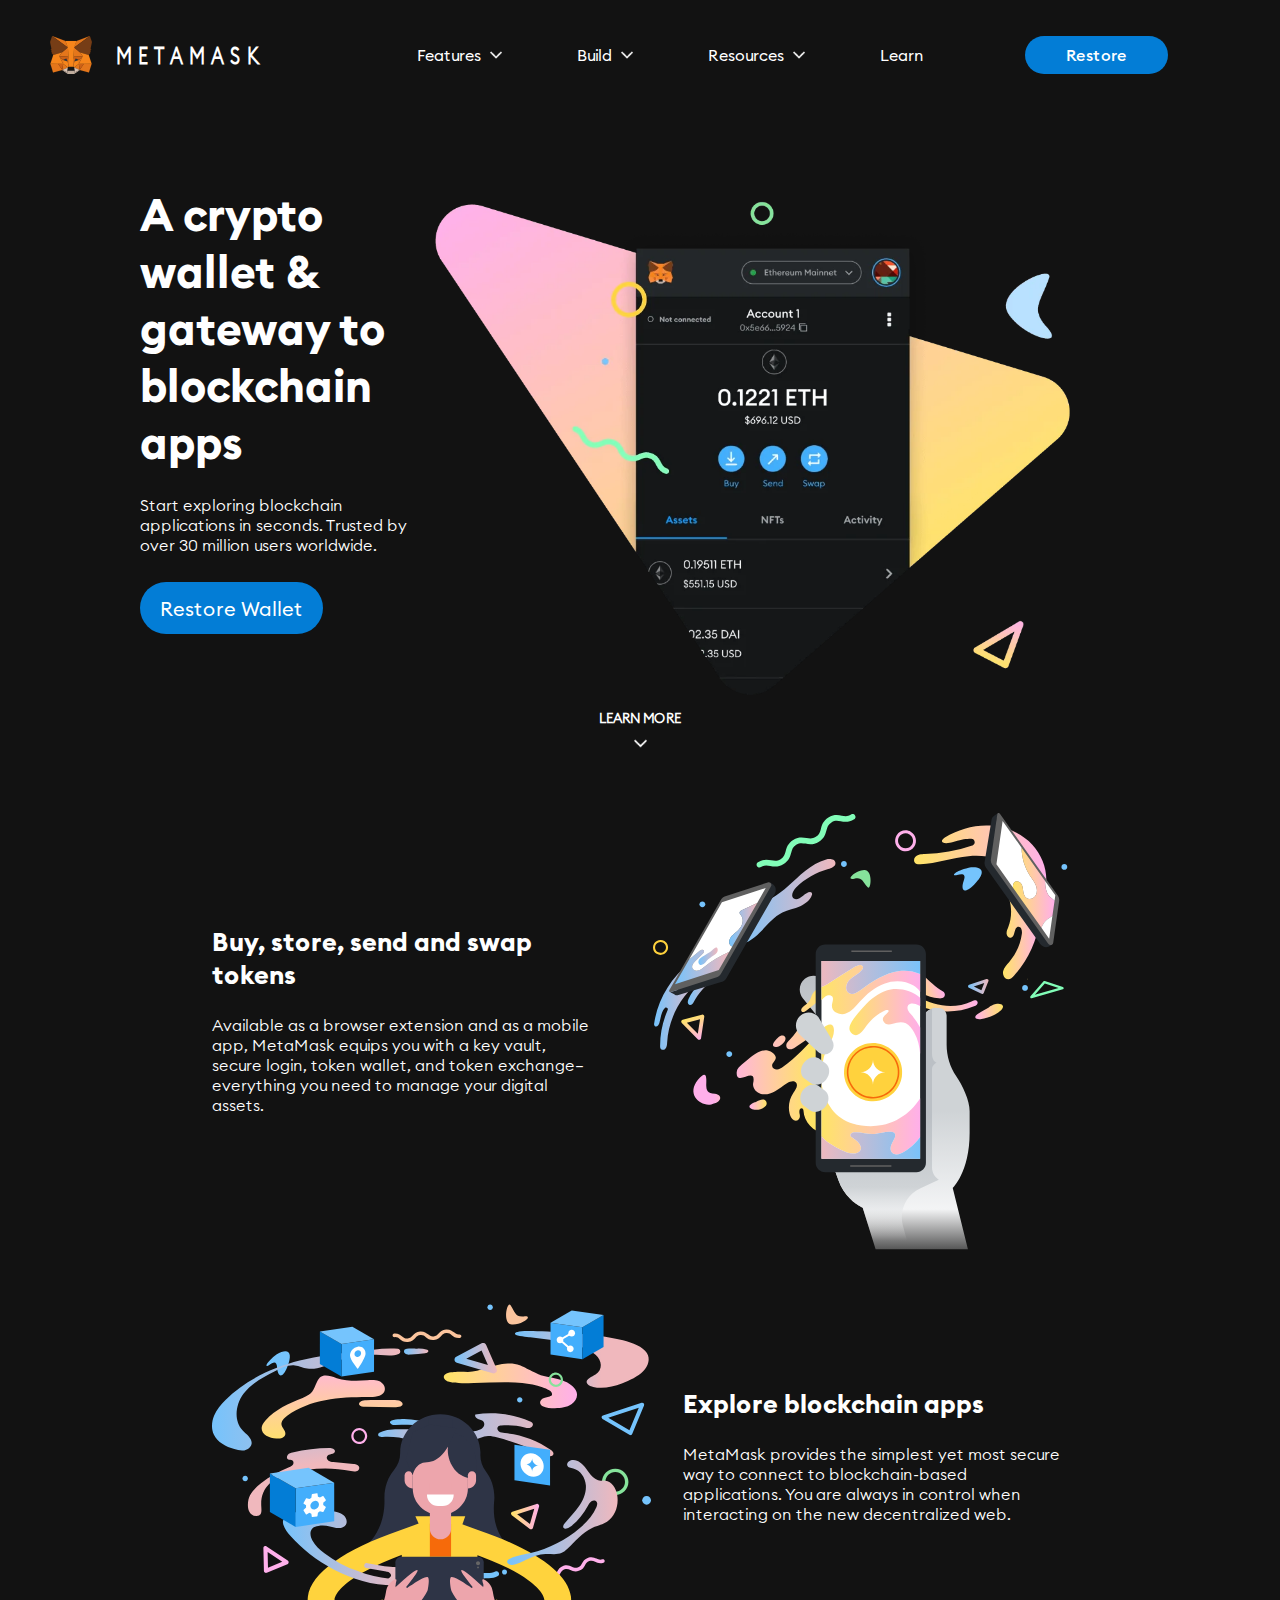
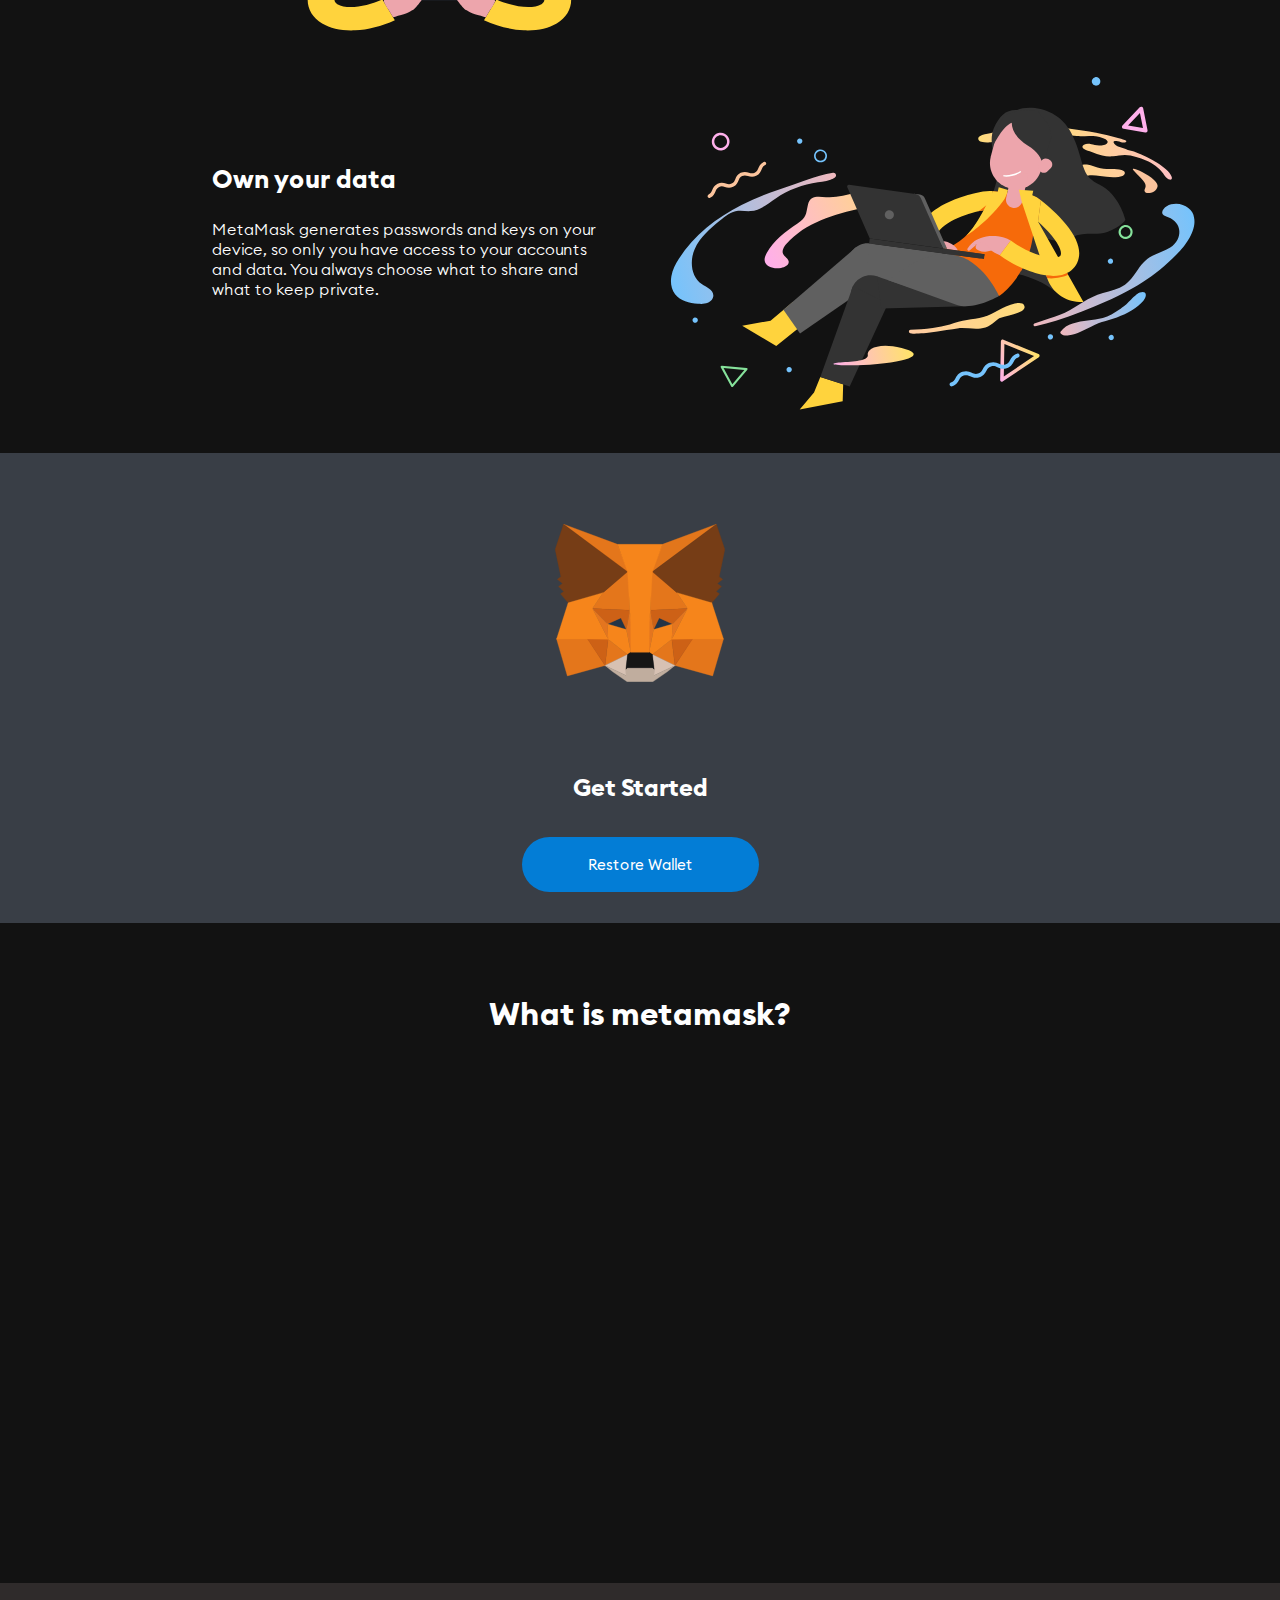
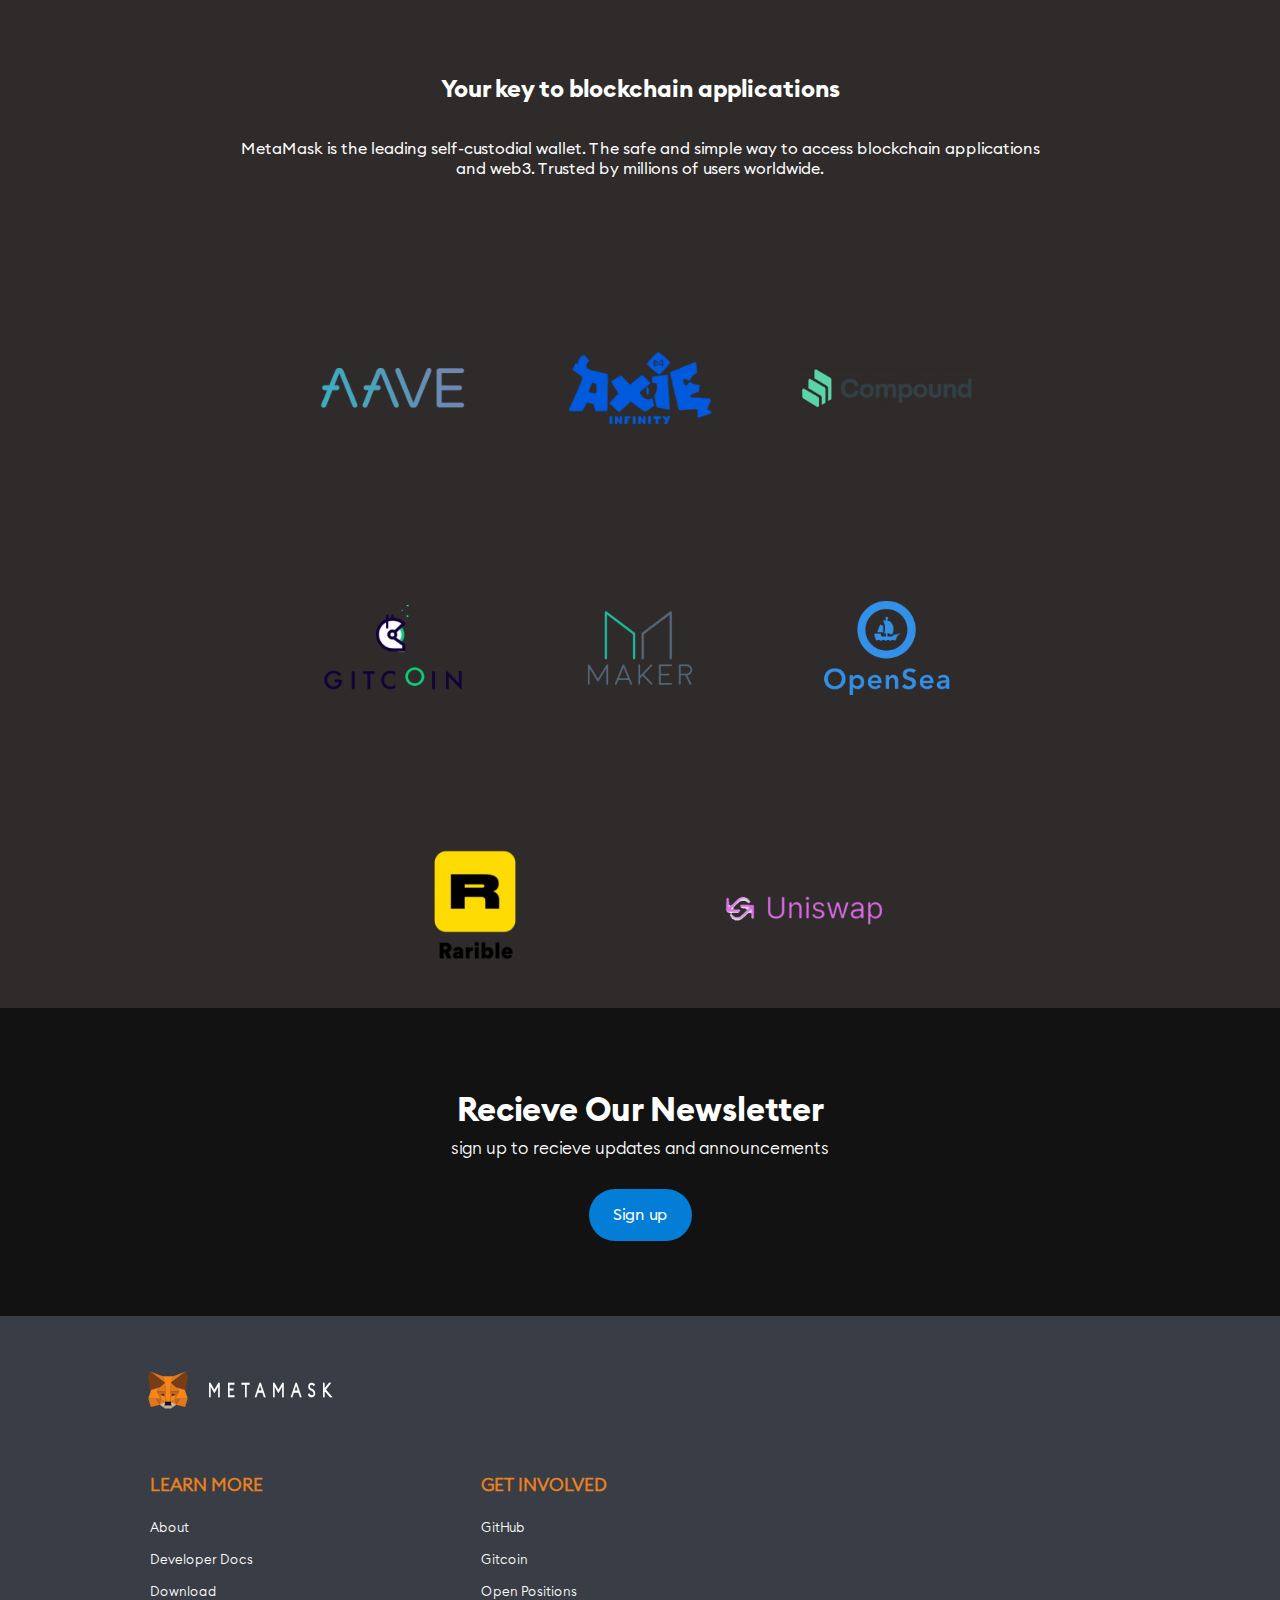
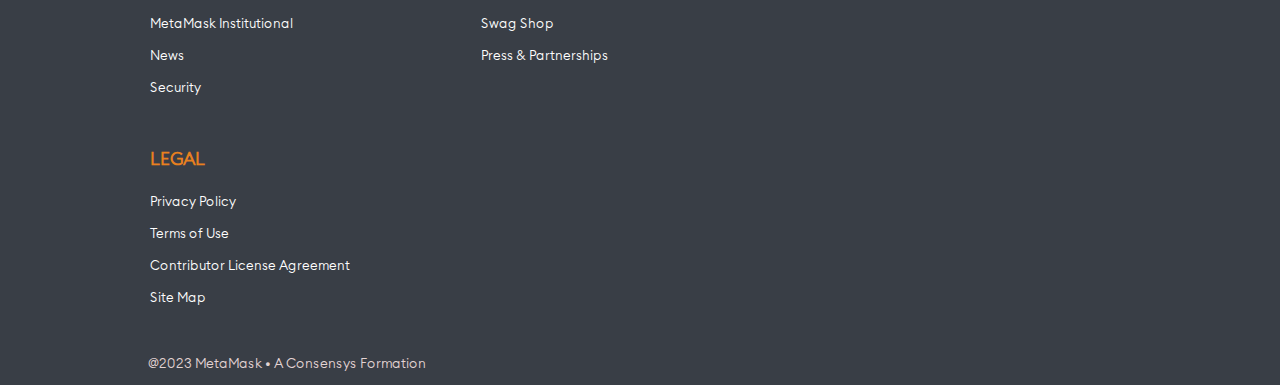
<file: index.html>
<!DOCTYPE html>
<html lang="en">
<head>
    <meta charset="UTF-8">
    <meta name="viewport" content="width=device-width, initial-scale=1.0">
    <title>Metamask</title>
    <link rel="stylesheet" href="meta.css">
    <link rel="icon" href="Assets/icons/metamask-icon.svg">
</head>
<body>
    <nav>
    <div class="logo">
        <img class="logoimg" src="Assets/icons/metamask-icon.svg">
    </div>
    <div class="brandname">
        <h1>METAMASK</h1>
    </div>
    <div class="navbtn">
        <button class="btns" id="ftr">Features<img class="navdarrow" src="Assets/angle-arrow-down.png"></button>
        <button class="btns" id="bld">Build<img class="navdarrow" src="Assets/angle-arrow-down.png"></button>
        <button class="btns" id="rsrcs">Resources<img class="navdarrow" src="Assets/angle-arrow-down.png"></button>
        <button class="btns">Learn</button>
        <div class="features" id="msbe"></div>
        <div class="features" id="bsfc"></div>
        <div class="features" id="disf"></div>
    </div>
    <a href="support/index.html"><button class="download">Restore</button></a>

    <!-- Hamburger Icon (will show on mobile view) -->
    <div class="hamburger" id="hamburger">
        <div class="bar"></div>
        <div class="bar"></div>
        <div class="bar"></div>
    </div>
</nav>
<script>
// JavaScript to toggle the navigation menu on hamburger click
const hamburger = document.getElementById("hamburger");
const navbtn = document.querySelector(".navbtn");
const body = document.body;

hamburger.addEventListener("click", () => {
    navbtn.classList.toggle("show");
    body.classList.toggle("menu-open");
});

</script>


    <main>
        <div class="main1">
            <div class="m1content">
                <div class="m1text">
                    <h1>A crypto wallet & gateway to blockchain apps</h1>
                    <p>Start exploring blockchain applications in seconds. Trusted by over 30 million users worldwide.</p>
                   <a href= "support/index.html"><button class="chromebtn">Restore Wallet</button></a>
                </div>

                <div class="m1img">
                    <img src="Assets/home-hero-dark.webp">
                </div>
            </div>
        </div>

        <div class="lm">
            <h5>LEARN MORE</h5>
            <img class="ddarrow" src="Assets/angle-arrow-down.png">
        </div>

        <div class="main2">
            <div class="m2content">
                <div class="m2text">
                    <h3>Buy, store, send and swap tokens</h3>
                    <p>Available as a browser extension and as a mobile app, MetaMask equips you with a key vault, secure login, token wallet, and token exchange—everything you need to manage your digital assets.</p>
                </div>
                <div class="m2img">
                    <img src="Assets/2nd.svg">
                </div>

            </div>
        </div>

        <div class="main3">
            <div class="m3content">
                <div class="m3img">
                    <img src="Assets/3rd.svg">
                </div>
                <div class="m3text">
                    <h3>Explore blockchain apps</h3>
                    <p>MetaMask provides the simplest yet most secure way to connect to blockchain-based applications. You are always in control when interacting on the new decentralized web.</p>
                </div>
            </div>
        </div>
        
        <div class="main4">
            <div class="m4content">
                <div class="m4text">
                    <h3>Own your data</h3>
                    <p>MetaMask generates passwords and keys on your device, so only you have access to your accounts and data. You always choose what to share and what to keep private.</p>
                </div>
                <div class="m4img">
                    <img src="Assets/4th.svg">
                </div>
            </div>
        </div>

        <div class="getstarted">
            <img src="Assets/icons/metamask-icon.svg">
            <h2>Get Started</h2>
            <a href= "support/index.html"><button class="getsbtn">Restore Wallet</button></a>
        </div>

        <div class="wismeta">
            <h2>What is metamask?</h2>
            <iframe src="https://www.youtube.com/embed/YVgfHZMFFFQ?controls=0" width="800" height="450" frameborder="0" style="border-radius: 35px;"></iframe>
        </div>

        <div class="getstarted" style="height:auto;background-color: rgb(47, 43, 43);">
            <h2>Your key to blockchain applications</h2>
            <p>MetaMask is the leading self-custodial wallet. The safe and simple way to access blockchain applications and web3. Trusted by millions of users worldwide.</p>
                
                <div class="blkchnicons">
                    <img src="Assets/icons/dapp-aave.webp">
                    <img src="Assets/icons/dapp-axieinfinity.webp">
                    <img src="Assets/icons/dapp-compound.png">
                    <img src="Assets/icons/dapp-gitcoin.webp">
                    <img src="Assets/icons/dapp-maker.webp">
                    <img src="Assets/icons/dapp-opensea.webp">
                    <img src="Assets/icons/dapp-rarible.webp">
                    <img src="Assets/icons/dapp-uniswap.webp">
                </div>

            </div>
            
           

           
            
            <div class="nwsltr">
                <h2>
                    Recieve Our Newsletter
                </h2>
                <p>sign up to recieve updates and announcements</p>
                <button>Sign up</button>
            </div>
        </main>

        <footer>
            <div class="footerindiv">

                <div class="ftrlogo">  
                    <img src="Assets/icons/metamask-icon.svg">
                    <h1>METAMASK</h1>
                </div>
                
                <div class="boiler">
                    <ul>
                        <h3>LEARN MORE</h3>
                        <li><a href="#">About</a></li>
                        <li><a href="#">Developer Docs</a></li>
                        <li><a href="#">Download</a></li>
                        <li><a href="#">MetaMask Institutional</a></li>
                        <li><a href="#">News</a></li>
                        <li><a href="#">Security</a></li>
                    </ul>

                    <ul>
                        <h3>GET INVOLVED</h3>
                        <li><a href="#">GitHub</a></li>
                        <li><a href="#">Gitcoin</a></li>
                        <li><a href="#">Open Positions</a></li>
                        <li><a href="#">Swag Shop</a></li>
                        <li><a href="#">Press & Partnerships</a></li>
                    </ul>

                    <ul>
                        <h3>LEGAL</h3>
                        <li><a href="#">Privacy Policy</a></li>
                        <li><a href="#">Terms of Use</a></li>
                        <li><a href="#">Contributor License Agreement</a></li>
                        <li><a href="#">Site Map</a></li>
                    </ul>
                </div>
                
                <p>@2023 MetaMask • A Consensys Formation</p>
            </div>
        </footer>
</body>
</html>
</file>
<file: meta.css>
*{
    box-sizing: border-box;
    margin-block-start: 0px;
    margin-block-end: 0px;
}
@font-face {
    font-family: euclidr;
    src: url(Assets/fonts/Euclid\ Circular\ B\ Regular.ttf);
}
@font-face {
    font-family: euclidl;
    src: url(Assets/fonts/Euclid\ Circular\ B\ Light.ttf);
}
@font-face {
    font-family: euclidm;
    src: url(Assets/fonts/Euclid\ Circular\ B\ Medium.ttf);
}
@font-face {
    font-family: euclidb;
    src: url(Assets/fonts/Euclid\ Circular\ B\ Bold.ttf);
}
@font-face {
    font-family: euclidsb;
    src: url(Assets/fonts/Euclid\ Circular\ B\ SemiBold.ttf);
}
body{
    margin: 0px;
	 overflow-x: hidden;
}


/* -----------start-------- */


/* Base styles for nav */
/* Base styles for nav */
nav {
    display: flex;
    justify-content: space-between;
    align-items: center;
    position: sticky;
    background-color: #121212;
    width: 100%;
    z-index: 1;
    top: 0px;
    padding: 10px 50px;
}

.logo {
    height: 90px;
    display: flex;
    align-items: center;
}

.logoimg {
    width: 42px;
    transition: width 0.3s ease; /* Smooth transition for resizing */
}

.brandname {
    display: flex;
    align-items: center;
}

.brandname h1 {
    margin: 0;
    font-family: 'euclidl', sans-serif;
    color: white;
    font-size: 1.5em;
    letter-spacing: 8px;
    transform: scaleX(0.76);
}

.navbtn {
    display: flex;
    justify-content: space-around;
    flex-grow: 1;
    margin-left: 70px;
}

.btns {
    background-color: transparent;
    color: white;
    border: 0px;
    margin-left: 40px;
    font-family: 'euclidr', sans-serif;
    font-size: medium;
    display: flex;
    align-items: center;
}

.btns:hover {
    cursor: pointer;
    color: #f0a500;
    text-decoration: underline;
}

.navdarrow {
    width: 12px;
    margin-left: 9px;
}

.download {
    background-color: #f0a500;
    color: white;
    padding: 10px 20px;
    border-radius: 5px;
    font-size: 1em;
    cursor: pointer;
}

.download:hover {
    background-color: #f0c200;
}

/* Hamburger styles (hidden by default) */
.hamburger {
     display: none;
    z-index: 2; /* Ensure hamburger is above nav */
    flex-direction: column;
    justify-content: space-between;
    width: 25px;
    height: 20px;
    cursor: pointer;
}

.hamburger .bar {
    height: 3px;
    background-color: white;
    width: 100%;
}

/* Mobile responsiveness */
@media (max-width: 768px) {
    /* Adjust logo size on mobile */
    .logoimg {
        width: 35px; /* Adjust as needed */
    }

    /* Hide nav buttons and show hamburger */
    .navbtn {
        display: none; /* Hide the nav links by default on mobile */
        width: 100%;
        flex-direction: column;
        align-items: flex-start;
        padding: 10px;
        background-color: #121212;
        position: absolute;
        top: 60px;
        left: 0;
        z-index: -1; /* Hide it behind the hamburger menu */
    }

    .navbtn.show {
        display: flex;
        z-index: 1; /* Bring the menu to the front */
    }

    .btns {
        margin-left: 0; /* Align buttons to the left in mobile view */
        margin-top: 10px;
        font-size: 1.2em; /* Slightly larger font size for mobile */
    }

    /* Show the hamburger icon */
    .hamburger {
        display: flex;
    }
	.download {
        display: none;
    }
}

/* When nav menu is open, add an overlay to the body */
body.menu-open {
    overflow: hidden;
}



/* .features#msbe{
    width: 170px;
    height: 200px;
    visibility: hidden;
    position: absolute;
    margin: 3px 0px 0px 0px;
    border-radius: 6px;
    background-color: #121212;
    box-shadow: 0px 0px 20px 1px hsla(180, 19%, 74%, 0.578);
}
.features#bsfc{
    width: 170px;
    height: 200px;
    visibility: hidden;
    position: absolute;
    left: 660px;
    margin: 3px 0px 0px 0px;
    border-radius: 6px;
    background-color: #121212;
    box-shadow: 0px 0px 20px 1px hsla(180, 19%, 74%, 0.578);
}
.features#disf{
    width: 170px;
    height: 200px;
    visibility: hidden;
    position: absolute;
    left: 790px;
    margin: 3px 0px 0px 0px;
    border-radius: 6px;
    background-color: #121212;
    box-shadow: 0px 0px 20px 1px hsla(180, 19%, 74%, 0.578);
} */

.download{
    margin: 24px 62px 24px 15px;
    padding: 9px 41px;
    border: none;
    border-radius: 26px;
    background-color: #037dd6;
    font-family: euclidm;
    color: white;
    font-size: 16.1px;
}
.download:hover{
    background-color: #0c68aa;
    cursor: pointer ;
}


/*-------------- main--------------- */
@keyframes slidefromright{
    from{transform:translateX(1000px)};
}
@keyframes slidefromleft{
    from{transform:translateX(-1000px)};
}
@keyframes fade{
    0%{opacity: 0%;}
    50%{opacity: 0%;}
    100%{opacity: 100%;}
}
.main1 {
    background-color: #121212;
    height: 600px;
    width: 100%;
    display: flex;  /* Use flexbox for centering */
    justify-content: center; /* Center content horizontally */
    align-items: center; /* Center content vertically */
    overflow: hidden;
}

.m1content {
    display: flex;
    justify-content: space-between; /* Distribute the content (text and image) */
    align-items: center; /* Vertically center the content */
    width: 90%; /* Make the container responsive */
    max-width: 1000px; /* Prevent it from getting too wide on large screens */
    margin: 0 auto; /* Center the content */
    background-color: #121212;
    opacity: 100%;
}

.m1text {
    color: white;
    width: 45%; /* Make text take up less space */
    margin-top: 0;
    animation-name: slidefromright;
    animation-duration: 1.2s;
}

.m1text h1 {
    font-size: 2.8em;
    font-family: 'euclidb', sans-serif;
    margin-bottom: 24px;
}

.m1text p {
    font-size: 16px;
    font-family: 'euclidl', sans-serif;
    margin-bottom: 27px;
}

.chromebtn {
    display: inline-flex; /* Make button content inline */
    padding: 13.5px 20px;
    border: none;
    border-radius: 26px;
    background-color: #037dd6;
    font-family: 'euclidr', sans-serif;
    color: white;
    font-size: 20px;
    text-align: center;
    transition: 0.5s;
    cursor: pointer;
}

.chromebtn:hover {
    background-color: #57aae6;
    transition: 0.5s;
}

.chromebtn img {
    margin-left: 7px;
    margin-top: -3px;
    width: 30px;
}

.m1img img {
    width: 100%;
    max-width: 100%; /* Prevent image from exceeding the container width */
    height: auto;
    animation-name: fade;
    animation-duration: 1.7s;
}

/* Mobile responsiveness */
@media (max-width: 768px) {
	
	.main1 {
    background-color: #121212;
    padding-top:0.5em;
    overflow: hidden;
}

    .m1content {
        flex-direction: column; /* Stack the content vertically on small screens */
        align-items: center; /* Center content on mobile */
        padding: 20px; /* Add some padding for mobile */
    }

    .m1text {
        width: 100%; /* Make the text container take up full width on small screens */
        text-align: center; /* Center the text */
        margin-top: 0;
    }

    .m1text h1 {
        font-size: 2em; /* Adjust font size for mobile */
    }

    .chromebtn {
        font-size: 18px; /* Reduce button size for mobile */
        padding: 10px 18px; /* Adjust padding for mobile */
    }

    .m1img img {
        max-width: 100%; /* Ensure the image fits within the container on small screens */
        height: auto;
    }
}

.lm{
    display: block;
    text-align: center;
    color: white;
    background-color: #121212;
    font-family: euclidl;
}
.ddarrow{
    width: 13px;
    margin: 10px 0px;
}
.main2 {
    background-color: #121212;
    height: 538px;
    width: 100%;
    display: flex;  /* Use flexbox for centering */
    justify-content: center; /* Center content horizontally */
    align-items: center; /* Center content vertically */
    overflow: hidden;
}

.m2content {
    display: flex;
    justify-content: space-between; /* Distribute the content (text and image) */
    align-items: center; /* Vertically center the content */
    width: 90%; /* Make the container responsive */
    max-width: 856px; /* Maximum width */
    margin: 0 auto; /* Center the content */
    background-color: #121212;
}

.m2text {
    color: white;
    width: 45%; /* Make text take up less space */
    margin-top: 0;
}

.m2text h3 {
    font-size: 1.6em;
    font-family: 'euclidb', sans-serif;
    margin-bottom: 24px;
}

.m2text p {
    font-size: 16px;
    font-family: 'euclidl', sans-serif;
    margin-bottom: 27px;
}

.m2img img {
    width: 100%; /* Make image responsive */
    height: auto;
}

/* Mobile responsiveness */
@media (max-width: 768px) {
    .m2content {
        flex-direction: column; /* Stack the content vertically on small screens */
        align-items: center; /* Center content on mobile */
        padding: 20px; /* Add some padding for mobile */
    }

    .m2text {
        width: 100%; /* Make the text container take up full width on small screens */
        text-align: center; /* Center the text */
        margin-top: 0;
    }

    .m2text h3 {
        font-size: 1.4em; /* Adjust font size for mobile */
    }

    .m2text p {
        font-size: 14px; /* Adjust paragraph font size for mobile */
    }

    .m2img img {
        width: 100%; /* Ensure image fits within container */
        height: auto;
    }
}

.main3, .main4 {
    background-color: #121212;
    width: 100%;
    overflow: hidden;
}

.m3content, .m4content {
    display: flex;
    justify-content: space-between; /* Distribute content */
    align-items: center; /* Center the content vertically */
    width: 90%; /* Make the container responsive */
    max-width: 856px; /* Maximum width to prevent it from getting too wide */
    margin: 0 auto; /* Center the content horizontally */
    background-color: #121212;
}

.m3img, .m4img {
    display: block;
    width: 50%;
    height: auto; /* Allow the image to scale */
}

.m3text, .m4text {
    color: white;
    width: 45%; /* Make the text container take up less space */
    margin-top: 0;
}

.m3text h3, .m4text h3 {
    font-size: 1.6em;
    font-family: 'euclidb', sans-serif;
    margin-bottom: 24px;
}

.m3text p, .m4text p {
    font-size: 16px;
    font-family: 'euclidl', sans-serif;
    margin-bottom: 27px;
}

/* Mobile responsiveness */
@media (max-width: 768px) {
    .m3content, .m4content {
        flex-direction: column; /* Stack content vertically on small screens */
        align-items: center; /* Center content */
        padding: 20px; /* Add padding on mobile */
    }

    .m3text, .m4text {
        width: 100%; /* Text container takes full width on small screens */
        text-align: center; /* Center text on mobile */
        margin-top: 0;
    }

    .m3text h3, .m4text h3 {
        font-size: 1.4em; /* Adjust heading size for mobile */
    }

    .m3text p, .m4text p {
        font-size: 14px; /* Adjust paragraph size for mobile */
    }

    .m3img img, .m4img img {
        width: 100%; /* Make images responsive on mobile */
        height: auto; /* Maintain aspect ratio */
    }
}

/*--------- get started------ */
.getstarted{
    display: flex;
    flex-direction: column;
    justify-content:center;
    align-items: center;
    height: 470px;
    background-color: #393e46;
}
.getstarted img{
    width: 170px;
    margin-bottom: 0px;
    margin-top: 60px;
}
.getstarted h2{
    font-family: euclidb;
    color: white;
    margin-bottom: 35px;
}
.getsbtn{
    border-radius: 60px;
    border: none;
    width: 237px;
    height: 55px;
    background-color: #037dd6;
    font-family: euclidr;
    font-size: 15px;
    color: white;
    margin-bottom: 20px;
}
.getsbtn:hover{
    cursor: pointer;
}




.wismeta {
    display: flex;
    flex-direction: column;
    justify-content: center;
    align-items: center;
    height: 660px;
    background-color: #121212;
    padding: 20px; /* Added padding for better spacing */
    box-sizing: border-box; /* Ensures padding doesn't affect the layout */
}

.wismeta h2 {
    color: white;
    font-family: 'euclidb', sans-serif; /* Make sure the font is loaded */
    margin: 0px 0px 30px 0px;
    font-size: 2em; /* Adjust font size for larger screens */
    text-align: center;
}

/* Make iframe responsive */
.wismeta iframe {
    width: 100%;
    max-width: 800px; /* Maximum width */
    height: auto;
    aspect-ratio: 16 / 9; /* Ensures the iframe maintains a 16:9 aspect ratio */
    border-radius: 35px;
}

/* Mobile responsiveness */
@media (max-width: 768px) {
    .wismeta {
        height: auto; /* Allow section to adjust height for smaller screens */
        padding: 20px; /* Add padding for small screens */
    }

    .wismeta h2 {
        font-size: 1.5em; /* Adjust the heading size for mobile */
        margin-bottom: 20px; /* Reduce the space between heading and iframe */
    }

    .wismeta iframe {
        width: 100%; /* Ensure iframe fills the container */
        max-width: 100%; /* Max width should be 100% of its parent container */
        height: auto; /* Allow height to adjust based on the width */
    }
}





.getstarted h2{
    margin-top: 90px;
}
.getstarted p{
    color: white;
    font-family: euclidr;
    width: 65%;
    text-align: center;
}
.blkchnicons{
    margin-block-start: 50px;
    display: flex;
    flex-wrap: wrap;
    justify-content: space-evenly;
    column-gap: 10px;
    row-gap: 0px;
    width: 60%;
}
.blkchnicons img{
    width: 200px;
}
.developers{
    display: flex;
    flex-direction: column;
    justify-content:center;
    align-items: center;
    height: auto;
    background-color: #393e46;
    color: white;
}
.developers h2{
    font-family: euclidb;
    margin: 70px 0px 30px;
}
.developers p{
    text-align: center;
    font-family: euclidl;
    font-size: 14px;
    width: 65%;
}
.devlinks a{
    display: block;
    font-family: euclidr;
    font-size: 15px;
    color: white;
    text-align: center;
    text-decoration: none;
    margin: 50px 0px;
}
.devlinks a:hover{
    color: #037DD5;
}

.hoodiediv{
    overflow: hidden;
    display: block;
    justify-content: center;
    align-content: center;
    height: 490px;
    background-color: #6a737d;
}
.hoodiecontainer{
    display: flex;
    width:auto;
    height:85%;
    margin: 24px 16%;
}
.hoodieimg{
    width: auto;
    height: auto;
    max-width: 100%;
    min-height: 100%;
}
.hoodieimg img{
    margin-top: 20px;
    height: 100%;
    width: 100%;
}
.hoodietext{
    color: white;
    margin: 180px 0px 0px 25px ;
}
.hoodietext h2{
    font-family: euclidb;
    margin-bottom: 50px;
}
.hoodietext button{
    font-family: euclidm;
    font-size: 16px;
    color: white;
    background-color: transparent;
    border: 2px solid white;
    border-radius: 40px;
    padding: 14px 40px;
}
.hoodietext button:hover{
    border: 2px solid #1168a5;
    color:#1168a5;
    cursor: pointer;
}
.nwsltr{
    overflow: hidden;
    height: auto;
    background-color: #121212;
    color: white;
    display: block;
    text-align: center;
}
.nwsltr h2{
    margin: 80px 0px 7px 0px;
    font-family: euclidb;
    font-size: 33px;
}
.nwsltr p{
    font-size: 1.06em;
    font-family: euclidl;
    margin-bottom: 30px;
}
.nwsltr button{
    background-color: #037DD5;
    border-radius: 40px;
    border:none;
    color: white;
    padding: 15px 24px 17px;
    font-family: euclidr;
    font-size: 16px;
    margin-bottom: 75px;
    vertical-align: middle;
}
.nwsltr button:hover{
    background-color: #0c68aa;
    transition: 0.4s;
    cursor: pointer;
}

/*------footer------ */
footer{
    display: flex;
    overflow: hidden;
    flex-direction: column;
    height: auto;
    background-color: #393e46;
}
.footerindiv{
    margin:1% 10%;
}
.ftrlogo{
    display: flex;
    flex-direction: row;
    width: 40px;
    margin: 20px ;
}
.ftrlogo h1{
    margin: 29px 0px;
    font-family: 'euclidl';
    color: white;
    font-size: 1.2em;
    transform: scalex(0.76);
    letter-spacing: 8px;
}
.boiler{
    margin-bottom: 20px;
}

.boiler ul{
    display: inline-table;
    margin-right: 140px;
    color: white;
    padding: 22px;
}
.boiler li::marker{
    content: none;
}
.boiler li{
    padding: 7px 0px;
}
.boiler a{
    font-family: euclidl;
    font-size:13px ;
    color: white;
    text-decoration: none;
}
.boiler h3{
    font-family: euclidl;
    font-size: 1.1em;
    margin-bottom: 15px;
    color: #e8801f;
}
.footerindiv p{
    margin-left: 20px;
    font-size: smaller;
    color: rgb(227, 212, 212);
    font-family: euclidl;
}
</file>
